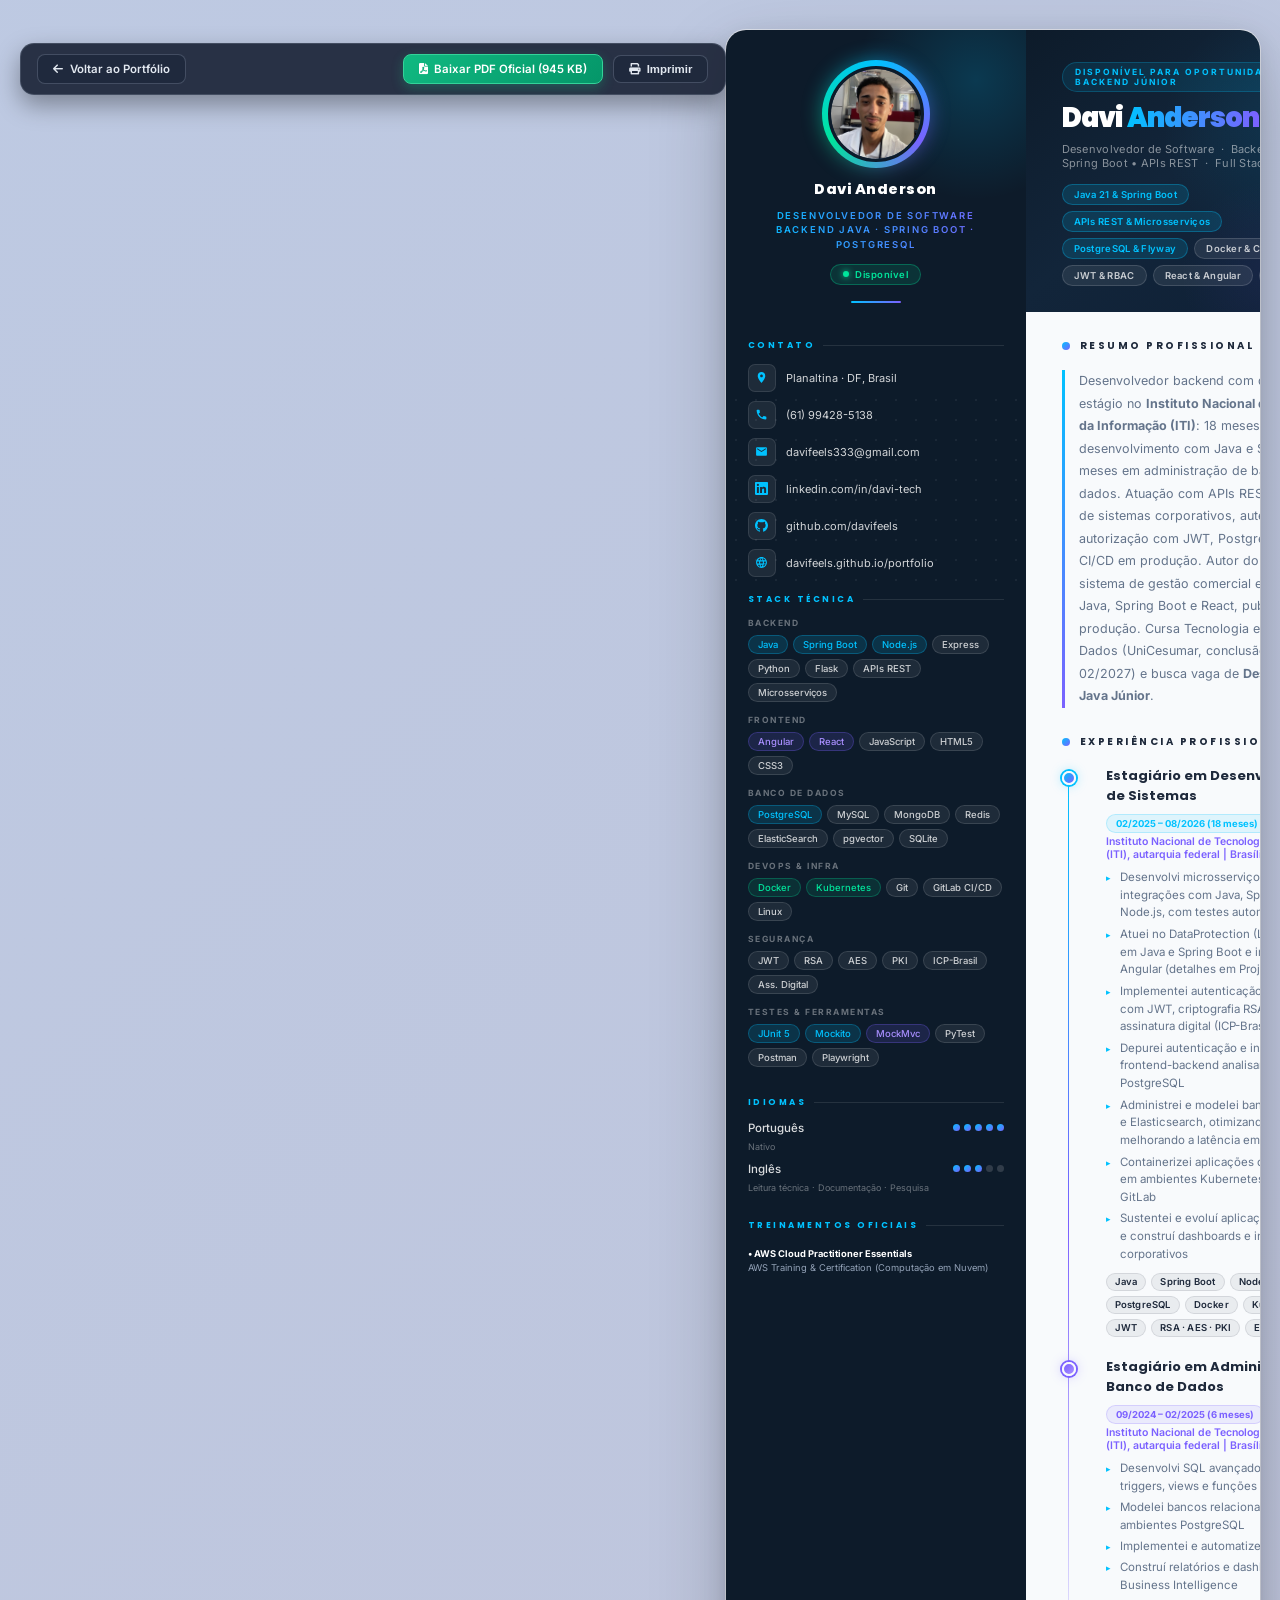
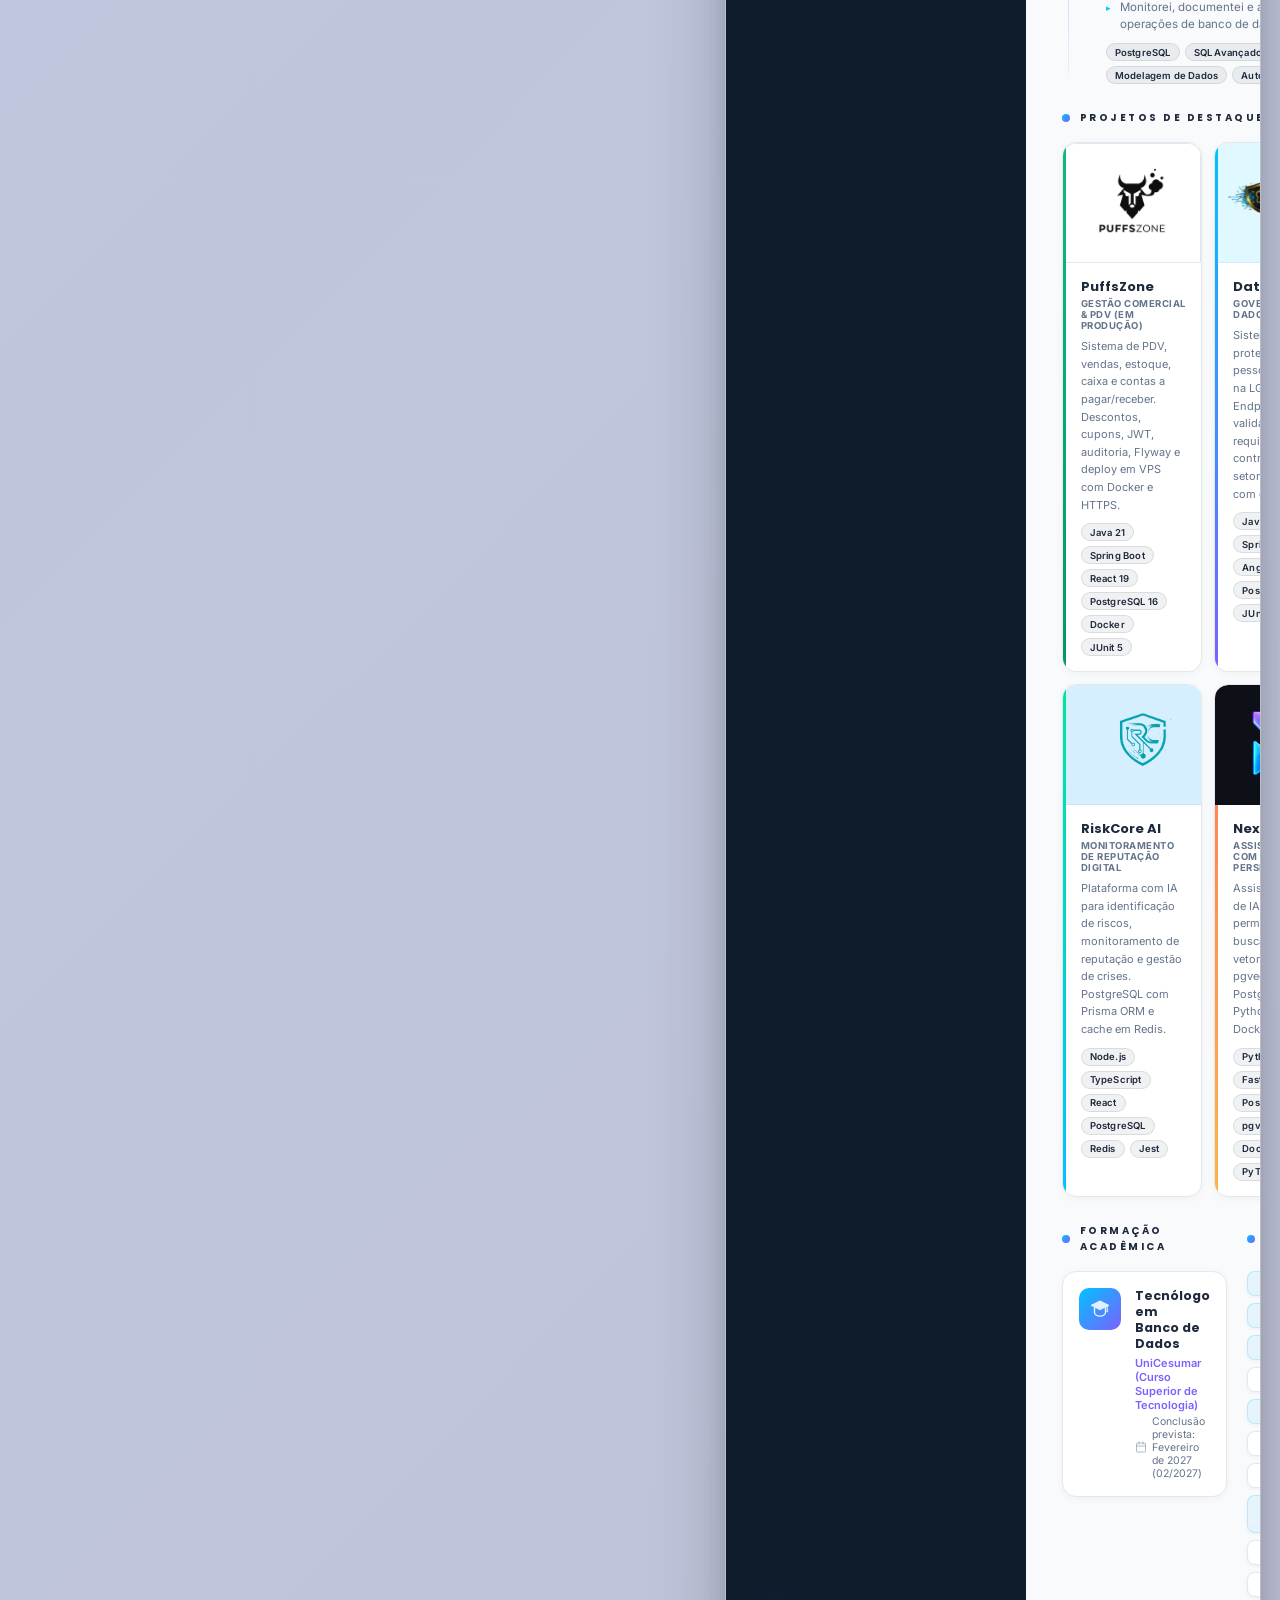
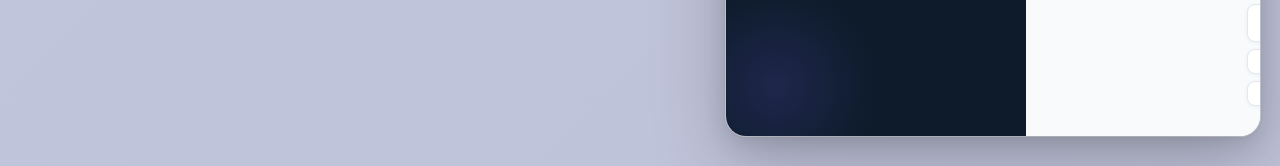
<file: curriculo.html>
<!DOCTYPE html>
<html lang="pt-BR">
<head>
<meta charset="UTF-8">
<meta name="viewport" content="width=device-width, initial-scale=1.0">
<title>Currículo · Davi Anderson Batista Martins da Silva</title>
<link href="https://cdnjs.cloudflare.com/ajax/libs/font-awesome/6.0.0/css/all.min.css" rel="stylesheet">
<style>
@font-face{font-family:'Inter';font-style:normal;font-weight:400;font-display:swap;src:url([data-uri]) format('woff2');}
@font-face{font-family:'Inter';font-style:normal;font-weight:500;font-display:swap;src:url([data-uri]) format('woff2');}
@font-face{font-family:'Inter';font-style:normal;font-weight:600;font-display:swap;src:url([data-uri]) format('woff2');}
@font-face{font-family:'Inter';font-style:normal;font-weight:700;font-display:swap;src:url([data-uri]) format('woff2');}
@font-face{font-family:'Poppins';font-style:normal;font-weight:400;font-display:swap;src:url([data-uri]) format('woff2');}
@font-face{font-family:'Poppins';font-style:normal;font-weight:500;font-display:swap;src:url([data-uri]) format('woff2');}
@font-face{font-family:'Poppins';font-style:normal;font-weight:600;font-display:swap;src:url([data-uri]) format('woff2');}
@font-face{font-family:'Poppins';font-style:normal;font-weight:700;font-display:swap;src:url([data-uri]) format('woff2');}
@font-face{font-family:'Poppins';font-style:normal;font-weight:800;font-display:swap;src:url([data-uri]) format('woff2');}
@font-face{font-family:'Poppins';font-style:normal;font-weight:900;font-display:swap;src:url([data-uri]) format('woff2');}

*{margin:0;padding:0;box-sizing:border-box;}

:root{
  --navy:#0D1B2A;
  --navy-mid:#12253A;
  --navy-light:#1A3450;
  --cyan:#00C2FF;
  --cyan-dim:rgba(0,194,255,0.12);
  --purple:#7B61FF;
  --purple-dim:rgba(123,97,255,0.12);
  --green:#00E59B;
  --orange:#FF7B54;
  --white:#FFFFFF;
  --bg:#F0F4F8;
  --card:#FFFFFF;
  --text:#1E293B;
  --text-muted:#64748B;
  --border:#E2E8F0;
}

html{font-size:13px;}

body{
  font-family:'Inter',sans-serif;
  background:linear-gradient(135deg,#667eea22,#764ba222),#CBD5E1;
  display:flex;
  justify-content:center;
  align-items:flex-start;
  min-height:100vh;
  padding:30px 20px;
}

/* ═══════════════════════════════════════
   WRAPPER
═══════════════════════════════════════ */
.resume{
  display:flex;
  width:960px;
  min-height:1200px;
  background:var(--white);
  border-radius:20px;
  overflow:hidden;
  box-shadow:
    0 2px 4px rgba(0,0,0,.04),
    0 8px 24px rgba(0,0,0,.12),
    0 30px 80px rgba(0,0,0,.2),
    0 0 0 1px rgba(255,255,255,.6);
}

/* ═══════════════════════════════════════
   SIDEBAR
═══════════════════════════════════════ */
.sidebar{
  width:300px;
  min-width:300px;
  background:var(--navy);
  color:#fff;
  display:flex;
  flex-direction:column;
  position:relative;
  overflow:hidden;
}

/* Decorative blobs */
.sidebar::before{
  content:'';
  position:absolute;
  top:-80px;right:-80px;
  width:260px;height:260px;
  background:radial-gradient(circle,rgba(0,194,255,.18) 0%,transparent 65%);
  border-radius:50%;
  pointer-events:none;
}
.sidebar::after{
  content:'';
  position:absolute;
  bottom:-60px;left:-60px;
  width:220px;height:220px;
  background:radial-gradient(circle,rgba(123,97,255,.16) 0%,transparent 65%);
  border-radius:50%;
  pointer-events:none;
}
.sidebar-dots{
  position:absolute;
  top:360px;left:0;right:0;
  height:200px;
  background-image:radial-gradient(circle,rgba(255,255,255,.06) 1px,transparent 1px);
  background-size:20px 20px;
  pointer-events:none;
}

/* ── AVATAR AREA ── */
.avatar-zone{
  display:flex;
  flex-direction:column;
  align-items:center;
  padding:36px 20px 20px;
  position:relative;
  z-index:2;
}

.avatar-glow{
  position:relative;
  margin-bottom:18px;
}
.avatar-glow::before{
  content:'';
  position:absolute;
  inset:-6px;
  border-radius:50%;
  background:conic-gradient(var(--cyan),var(--purple),var(--green),var(--cyan));
  animation:spin 6s linear infinite;
  z-index:0;
}
.avatar-glow::after{
  content:'';
  position:absolute;
  inset:-6px;
  border-radius:50%;
  background:conic-gradient(var(--cyan),var(--purple),var(--green),var(--cyan));
  filter:blur(10px);
  opacity:.5;
  z-index:0;
}
@keyframes spin{to{transform:rotate(360deg);}}

.avatar-circle{
  position:relative;
  z-index:1;
  width:96px;height:96px;
  border-radius:50%;
  background:linear-gradient(135deg,#0D1B2A,#1A3450);
  border:3px solid var(--navy);
  overflow:hidden;
  display:flex;
  align-items:center;
  justify-content:center;
}
.avatar-photo{
  width:100%;height:100%;
  object-fit:cover;
  object-position:center 10%;
  border-radius:50%;
  display:block;
}

.sidebar-name{
  text-align:center;
  margin-bottom:4px;
}
.sidebar-name h1{
  font-family:'Poppins',sans-serif;
  font-size:14.5px;
  font-weight:800;
  color:#fff;
  letter-spacing:.5px;
  line-height:1.25;
  text-align:center;
}
.sidebar-role{
  margin-top:7px;
  font-size:9.5px;
  font-weight:600;
  letter-spacing:1.8px;
  text-transform:uppercase;
  background:linear-gradient(90deg,var(--cyan),var(--purple));
  -webkit-background-clip:text;
  -webkit-text-fill-color:transparent;
  background-clip:text;
  text-align:center;
  line-height:1.5;
}
.status-badge{
  margin-top:12px;
  display:inline-flex;
  align-items:center;
  gap:6px;
  background:rgba(0,229,155,.12);
  border:1px solid rgba(0,229,155,.3);
  border-radius:20px;
  padding:4px 12px;
  font-size:9.5px;
  font-weight:600;
  color:#00E59B;
  letter-spacing:.5px;
}
.status-dot{
  width:6px;height:6px;
  border-radius:50%;
  background:#00E59B;
  box-shadow:0 0 6px #00E59B;
}

.sb-divider{
  width:50px;height:2px;
  background:linear-gradient(90deg,var(--cyan),var(--purple));
  border-radius:2px;
  margin:16px auto;
  position:relative;z-index:2;
}

/* ── SIDEBAR SECTIONS ── */
.sb-section{
  padding:0 22px 16px;
  position:relative;z-index:2;
}

.sb-label{
  font-family:'Poppins',sans-serif;
  font-size:8.5px;
  font-weight:700;
  letter-spacing:2.5px;
  text-transform:uppercase;
  color:var(--cyan);
  margin-bottom:12px;
  display:flex;
  align-items:center;
  gap:8px;
}
.sb-label::after{
  content:'';flex:1;
  height:1px;
  background:rgba(255,255,255,.1);
}

/* ── CONTACT ── */
.contact-list{display:flex;flex-direction:column;gap:9px;}
.contact-row{
  display:flex;align-items:center;gap:10px;
  text-decoration:none;color:inherit;
}
.c-icon{
  width:28px;height:28px;flex-shrink:0;
  border-radius:7px;
  background:rgba(255,255,255,.07);
  border:1px solid rgba(255,255,255,.1);
  display:flex;align-items:center;justify-content:center;
}
.c-icon svg{width:13px;height:13px;fill:var(--cyan);}
.c-text{
  font-size:11px;
  color:rgba(255,255,255,.82);
  line-height:1.3;
  word-break:break-all;
}

/* ── SKILL GROUPS ── */
.sg{margin-bottom:13px;}
.sg-label{
  font-size:8.5px;
  font-weight:700;
  letter-spacing:1.5px;
  text-transform:uppercase;
  color:rgba(255,255,255,.38);
  margin-bottom:7px;
}
.tag-cloud{display:flex;flex-wrap:wrap;gap:5px;}
.tag{
  font-size:9.5px;font-weight:500;
  padding:3px 9px;border-radius:20px;
  white-space:nowrap;
}
.tag-b{background:rgba(0,194,255,.14);border:1px solid rgba(0,194,255,.28);color:var(--cyan);}
.tag-p{background:rgba(123,97,255,.14);border:1px solid rgba(123,97,255,.28);color:#a98fff;}
.tag-g{background:rgba(0,229,155,.1);border:1px solid rgba(0,229,155,.25);color:#00E59B;}
.tag-w{background:rgba(255,255,255,.07);border:1px solid rgba(255,255,255,.12);color:rgba(255,255,255,.78);}

/* ── LANGUAGES ── */
.lang-row{
  display:flex;align-items:center;
  justify-content:space-between;
  margin-bottom:6px;
}
.lang-name{font-size:11.5px;color:rgba(255,255,255,.85);font-weight:500;}
.lang-sub{font-size:9px;color:rgba(255,255,255,.38);margin-top:1px;margin-bottom:10px;}
.dot-row{display:flex;gap:4px;}
.ld{width:7px;height:7px;border-radius:50%;background:rgba(255,255,255,.15);}
.ld.on{background:linear-gradient(135deg,var(--cyan),var(--purple));}

/* ═══════════════════════════════════════
   MAIN CONTENT
═══════════════════════════════════════ */
.main{
  flex:1;
  display:flex;
  flex-direction:column;
  background:#F8FAFC;
}

/* ── HERO HEADER ── */
.hero{
  background:linear-gradient(140deg,#0D1B2A 0%,#12253A 45%,#0e1f35 100%);
  padding:32px 36px 26px;
  position:relative;
  overflow:hidden;
}
.hero::before{
  content:'';
  position:absolute;
  right:-40px;top:-40px;
  width:280px;height:280px;
  background:radial-gradient(circle,rgba(0,194,255,.1) 0%,transparent 65%);
  border-radius:50%;
}
.hero::after{
  content:'';
  position:absolute;
  left:40%;bottom:-60px;
  width:200px;height:200px;
  background:radial-gradient(circle,rgba(123,97,255,.08) 0%,transparent 65%);
  border-radius:50%;
}

.hero-badge{
  display:inline-flex;align-items:center;gap:6px;
  font-size:8.5px;font-weight:700;letter-spacing:2px;
  text-transform:uppercase;
  color:var(--cyan);
  background:rgba(0,194,255,.1);
  border:1px solid rgba(0,194,255,.22);
  border-radius:20px;
  padding:4px 12px;
  margin-bottom:12px;
}
.hero-title{
  font-family:'Poppins',sans-serif;
  font-size:27px;font-weight:900;
  color:#fff;
  letter-spacing:-1px;
  line-height:1.05;
  position:relative;z-index:1;
}
.hero-title .hi{
  background:linear-gradient(90deg,var(--cyan),var(--purple));
  -webkit-background-clip:text;
  -webkit-text-fill-color:transparent;
  background-clip:text;
}
.hero-sub{
  margin-top:10px;
  font-size:11px;color:rgba(255,255,255,.5);
  letter-spacing:.3px;
  position:relative;z-index:1;
}
.hero-chips{
  display:flex;flex-wrap:wrap;gap:6px;
  margin-top:14px;
  position:relative;z-index:1;
}
.hero-chip{
  font-size:9.5px;font-weight:600;
  padding:4px 11px;border-radius:20px;
  background:rgba(255,255,255,.08);
  border:1px solid rgba(255,255,255,.14);
  color:rgba(255,255,255,.75);
  letter-spacing:.3px;
}
.hero-chip.accent{
  background:rgba(0,194,255,.14);
  border-color:rgba(0,194,255,.3);
  color:var(--cyan);
}

/* ── CONTENT BODY ── */
.body{padding:26px 36px 30px;flex:1;}

/* ── SECTION HEADERS ── */
.sh{
  display:flex;align-items:center;gap:10px;
  margin-bottom:16px;
}
.sh-dot{
  width:8px;height:8px;flex-shrink:0;
  border-radius:50%;
  background:linear-gradient(135deg,var(--cyan),var(--purple));
}
.sh-label{
  font-family:'Poppins',sans-serif;
  font-size:10px;font-weight:700;
  letter-spacing:2.5px;text-transform:uppercase;
  color:var(--text);
}
.sh-line{
  flex:1;height:1.5px;
  background:linear-gradient(90deg,#E2E8F0,transparent);
}

/* ── SECTION SPACING ── */
.sec{margin-bottom:26px;}

/* ── PROFILE ── */
.profile-txt{
  font-size:12.5px;line-height:1.8;color:var(--text-muted);
  border-left:3px solid;
  border-image:linear-gradient(180deg,var(--cyan),var(--purple)) 1;
  padding-left:14px;
}

/* ── TIMELINE ── */
.timeline{position:relative;padding-left:22px;}
.timeline::before{
  content:'';
  position:absolute;left:6px;top:10px;bottom:10px;
  width:1.5px;
  background:linear-gradient(180deg,var(--cyan),var(--purple),rgba(123,97,255,.08));
}

.tl-item{position:relative;margin-bottom:20px;padding-left:22px;}
.tl-dot{
  position:absolute;left:-22px;top:5px;
  width:14px;height:14px;border-radius:50%;
  background:linear-gradient(135deg,var(--cyan),var(--purple));
  border:2.5px solid #F8FAFC;
  box-shadow:0 0 0 2px var(--cyan),0 0 12px rgba(0,194,255,.4);
  z-index:1;
}
.tl-dot.alt{
  background:linear-gradient(135deg,var(--purple),#a98fff);
  box-shadow:0 0 0 2px var(--purple),0 0 12px rgba(123,97,255,.4);
}

.exp-top{
  display:flex;align-items:flex-start;
  justify-content:space-between;gap:8px;
  flex-wrap:wrap;margin-bottom:2px;
}
.exp-job{
  font-family:'Poppins',sans-serif;
  font-size:13px;font-weight:700;color:var(--text);
}
.exp-period{
  font-size:9.5px;font-weight:700;
  color:var(--cyan);
  background:rgba(0,194,255,.1);
  border:1px solid rgba(0,194,255,.2);
  padding:3px 9px;border-radius:20px;
  white-space:nowrap;flex-shrink:0;
}
.exp-period.alt{
  color:var(--purple);
  background:rgba(123,97,255,.1);
  border-color:rgba(123,97,255,.2);
}
.exp-co{
  font-size:10.5px;font-weight:600;
  color:var(--purple);margin-bottom:8px;
}

.bullets{list-style:none;padding:0;margin-bottom:9px;}
.bullets li{
  font-size:11.5px;color:var(--text-muted);
  padding-left:14px;position:relative;
  margin-bottom:3.5px;line-height:1.55;
}
.bullets li::before{
  content:'▸';
  position:absolute;left:0;
  color:var(--cyan);font-size:9px;top:2px;
}

/* ── PILLS ── */
.pills{display:flex;flex-wrap:wrap;gap:5px;}
.pill{
  font-size:9.5px;font-weight:600;
  padding:2.5px 8px;border-radius:20px;
  background:rgba(13,27,42,.06);
  border:1px solid rgba(13,27,42,.1);
  color:var(--text);letter-spacing:.2px;
}

/* ── PROJECTS GRID ── */
.proj-grid{
  display:grid;
  grid-template-columns:1fr 1fr;
  gap:12px;
}

.proj-card{
  background:var(--white);
  border-radius:14px;
  padding:15px 15px 15px 18px;
  border:1px solid var(--border);
  position:relative;overflow:hidden;
  box-shadow:0 2px 8px rgba(0,0,0,.04);
  transition:box-shadow .2s;
  display:block;text-decoration:none;color:inherit;
}
.proj-card:hover{box-shadow:0 6px 24px rgba(0,0,0,.1);}

.proj-accent{
  position:absolute;top:0;left:0;
  width:3px;height:100%;
  border-radius:14px 0 0 14px;
}
.pa1{background:linear-gradient(180deg,var(--cyan),var(--purple));}
.pa2{background:linear-gradient(180deg,#10b981,#059669);}
.pa3{background:linear-gradient(180deg,var(--green),var(--cyan));}
.pa4{background:linear-gradient(180deg,var(--orange),#FFB347);}

.proj-logo-wrap{
  margin:-15px -15px 14px -18px;
  height:120px;
  border-radius:13px 13px 0 0;
  border-bottom:1px solid rgba(0,0,0,.05);
  overflow:hidden;
}
.proj-logo-wrap img{
  width:100%;
  height:100%;
  object-fit:cover;
}
.plb1{background:rgba(0,194,255,.12);}
.plb1 img{mix-blend-mode:multiply; object-position:12% center;}
.plb2{background:#ffffff; border:1px solid #e2e8f0;}
.plb2 img{object-position:center center;}
.plb3{background:#D6EFFF;}
.plb3 img{
  mix-blend-mode:multiply;
  object-position:22% center;
  filter:contrast(3) saturate(9) brightness(0.68);
}
.plb4{background:#0d1117; position:relative;}
.plb4 img{
  width:100%;height:100%;
  object-fit:contain;
  padding:16px;
  box-sizing:border-box;
}
.pi1{background:rgba(0,194,255,.12);}
.pi2{background:rgba(123,97,255,.12);}
.pi3{background:rgba(0,229,155,.12);}
.pi4{background:rgba(255,123,84,.12);}

.proj-name{
  font-family:'Poppins',sans-serif;
  font-size:13px;font-weight:700;color:var(--text);
  margin-bottom:1px;
}
.proj-sub{
  font-size:9.5px;font-weight:700;letter-spacing:.5px;
  text-transform:uppercase;color:var(--text-muted);
  margin-bottom:7px;
}
.proj-desc{
  font-size:11px;color:var(--text-muted);
  line-height:1.6;margin-bottom:9px;
}

/* ── EDU + AREAS ROW ── */
.bottom-row{
  display:grid;
  grid-template-columns:1fr 1fr;
  gap:20px;
  margin-bottom:0;
}

.edu-card{
  background:var(--white);
  border-radius:14px;
  padding:16px;
  border:1px solid var(--border);
  display:flex;gap:14px;align-items:flex-start;
  box-shadow:0 2px 8px rgba(0,0,0,.04);
}
.edu-icon{
  width:42px;height:42px;border-radius:10px;
  background:linear-gradient(135deg,var(--cyan),var(--purple));
  display:flex;align-items:center;justify-content:center;
  flex-shrink:0;
}
.edu-icon svg{width:22px;height:22px;}
.edu-degree{
  font-family:'Poppins',sans-serif;
  font-size:12.5px;font-weight:700;color:var(--text);
  line-height:1.3;
}
.edu-inst{font-size:11px;color:var(--purple);font-weight:600;margin-top:3px;}
.edu-period-txt{
  font-size:10.5px;color:var(--text-muted);margin-top:3px;
  display:flex;align-items:center;gap:5px;
}
.edu-period-txt svg{width:12px;height:12px;flex-shrink:0;}

.areas-wrap{display:flex;flex-wrap:wrap;gap:7px;}
.area-tag{
  font-size:10.5px;font-weight:600;
  padding:5px 12px;border-radius:8px;
  background:var(--white);
  border:1.5px solid var(--border);
  color:var(--text);letter-spacing:.3px;
  box-shadow:0 1px 4px rgba(0,0,0,.05);
}
.area-tag.hi{
  background:linear-gradient(135deg,rgba(0,194,255,.08),rgba(123,97,255,.08));
  border-color:rgba(0,194,255,.2);
  color:var(--text);
}

/* ═══════════════════════════════════════
   PRINT
═══════════════════════════════════════ */
@media print{
  body{
    display:block !important;
    background:white !important;
    padding:0 !important;
    margin:0 !important;
    width:794px;
    height:1123px;
    overflow:hidden;
  }
  .resume{
    border-radius:0;
    box-shadow:none;
    width:960px;
    min-height:unset;
    max-height:unset;
    overflow:visible;
    margin:0 !important;
    transform:scale(0.827);
    transform-origin:top left;
  }
  .avatar-glow::before,.avatar-glow::after{animation:none;}
  *{-webkit-print-color-adjust:exact;print-color-adjust:exact;}
  .hero-title{line-height:1.25 !important;}

  /* compactação vertical — só no PDF, a tela continua como está */
  .avatar-zone{padding:7px 20px 4px;}
  .avatar-glow{margin-bottom:5px;}
  .sb-divider{margin:5px auto;}
  .sb-section{padding:0 22px 4px;}
  .sb-label{margin-bottom:3px;}
  .sg{margin-bottom:3px;}
  .sg-label{margin-bottom:2px;}
  .hero{padding:8px 36px 5px;}
  .hero-badge{margin-bottom:3px;}
  .hero-sub{margin-top:2px;}
  .hero-chips{margin-top:3px;}
  .body{padding:6px 36px 4px;}
  .sh{margin-bottom:2px;}
  .sec{margin-bottom:3px;}
  .tl-item{margin-bottom:1px;}
  .bullets{margin-bottom:1px;}
  .bullets li{margin-bottom:0;line-height:1.18;}

  /* logo do projeto: ícone quadrado ao lado do nome, em vez de faixa larga
     (as imagens são quase-quadradas — numa faixa larga ficam minúsculas ou cortadas) */
  .proj-logo-wrap{
    float:left;
    width:40px;height:40px;
    margin:0 8px 4px 0 !important;
    border-radius:8px;
  }
  .proj-logo-wrap img{
    width:100%;height:100%;
    object-fit:contain !important;
    object-position:50% center !important;
    transform:none !important;
    padding:3px;
    box-sizing:border-box;
  }
  .proj-name{padding-top:1px;}
  .proj-desc{clear:both;margin-top:2px;line-height:1.28;margin-bottom:2px;}

  .proj-card{padding:5px 5px 5px 8px;}
  .proj-sub{margin-bottom:1px;}
  .proj-grid{gap:4px;}
  .bottom-row{gap:5px;}
  .edu-card{padding:5px;}
  .tag-cloud{gap:3px;}
  .tag{padding:2px 8px;}
  .pills .pill{padding:2px 7px;}
  .areas-wrap{gap:4px;}
  .area-tag{padding:2.5px 8px;}
}

@page{
  size:A4;
  margin:0;
}

/* TOP NAVIGATION BAR */
.top-bar-nav {
  width: 100%;
  max-width: 1000px;
  margin: 1rem auto 1.25rem auto;
  display: flex;
  justify-content: space-between;
  align-items: center;
  padding: 0.75rem 1.25rem;
  background: rgba(15, 23, 42, 0.85);
  backdrop-filter: blur(12px);
  border: 1px solid rgba(148, 163, 184, 0.25);
  border-radius: 14px;
  box-shadow: 0 10px 25px rgba(0, 0, 0, 0.35);
}

.top-nav-btn {
  display: inline-flex;
  align-items: center;
  gap: 0.5rem;
  padding: 0.55rem 1.15rem;
  border-radius: 8px;
  font-size: 0.88rem;
  font-weight: 600;
  text-decoration: none;
  cursor: pointer;
  border: 1px solid rgba(148, 163, 184, 0.3);
  background: rgba(30, 41, 59, 0.8);
  color: #e2e8f0;
  transition: all 0.2s ease;
}

.top-nav-btn:hover {
  background: rgba(51, 65, 85, 0.95);
  color: #ffffff;
  border-color: #38bdf8;
  transform: translateY(-1px);
}

.top-nav-btn.primary {
  background: linear-gradient(135deg, #10b981 0%, #059669 100%);
  border-color: #34d399;
  color: #ffffff;
  box-shadow: 0 4px 12px rgba(16, 185, 129, 0.3);
}

.top-nav-btn.primary:hover {
  background: linear-gradient(135deg, #059669 0%, #047857 100%);
  box-shadow: 0 6px 18px rgba(16, 185, 129, 0.45);
}

@media print {
  .no-print, .top-bar-nav {
    display: none !important;
  }
}
</style>
</head>
<body>

<div class="top-bar-nav no-print">
  <a href="index.html" class="top-nav-btn">
    <i class="fas fa-arrow-left"></i> Voltar ao Portfólio
  </a>
  <div style="display:flex; gap:10px; align-items:center;">
    <a href="assets/curriculo-davi.pdf" download class="top-nav-btn primary">
      <i class="fas fa-file-pdf"></i> Baixar PDF Oficial (945 KB)
    </a>
    <button onclick="window.print()" class="top-nav-btn">
      <i class="fas fa-print"></i> Imprimir
    </button>
  </div>
</div>

<div class="resume">

  <!-- ══════════ SIDEBAR ══════════ -->
  <aside class="sidebar">
    <div class="sidebar-dots"></div>

    <!-- AVATAR -->
    <div class="avatar-zone">
      <div class="avatar-glow">
        <div class="avatar-circle">
          <img class="avatar-photo" src="assets/logo.davi.jpg" alt="Davi Anderson">
        </div>
      </div>

      <div class="sidebar-name">
        <h1>Davi Anderson</h1>
      </div>
      <div class="sidebar-role">Desenvolvedor de Software<br>Backend Java · Spring Boot · PostgreSQL</div>
      <div class="status-badge">
        <div class="status-dot"></div>
        Disponível
      </div>
      <div class="sb-divider"></div>
    </div>

    <!-- CONTACT -->
    <div class="sb-section">
      <div class="sb-label">Contato</div>
      <div class="contact-list">

        <div class="contact-row">
          <div class="c-icon">
            <svg viewBox="0 0 24 24"><path d="M12 2C8.13 2 5 5.13 5 9c0 5.25 7 13 7 13s7-7.75 7-13c0-3.87-3.13-7-7-7zm0 9.5c-1.38 0-2.5-1.12-2.5-2.5s1.12-2.5 2.5-2.5 2.5 1.12 2.5 2.5-1.12 2.5-2.5 2.5z"/></svg>
          </div>
          <div class="c-text">Planaltina · DF, Brasil</div>
        </div>

        <a class="contact-row" href="tel:+5561994285138">
          <div class="c-icon">
            <svg viewBox="0 0 24 24"><path d="M6.62 10.79c1.44 2.83 3.76 5.14 6.59 6.59l2.2-2.2c.27-.27.67-.36 1.02-.24 1.12.37 2.33.57 3.57.57.55 0 1 .45 1 1V20c0 .55-.45 1-1 1-9.39 0-17-7.61-17-17 0-.55.45-1 1-1h3.5c.55 0 1 .45 1 1 0 1.25.2 2.45.57 3.57.11.35.03.74-.25 1.02l-2.2 2.2z"/></svg>
          </div>
          <div class="c-text">(61) 99428-5138</div>
        </a>

        <a class="contact-row" href="mailto:davifeels333@gmail.com">
          <div class="c-icon">
            <svg viewBox="0 0 24 24"><path d="M20 4H4c-1.1 0-1.99.9-1.99 2L2 18c0 1.1.9 2 2 2h16c1.1 0 2-.9 2-2V6c0-1.1-.9-2-2-2zm0 4l-8 5-8-5V6l8 5 8-5v2z"/></svg>
          </div>
          <div class="c-text">davifeels333@gmail.com</div>
        </a>

        <a class="contact-row" href="https://linkedin.com/in/davi-tech" target="_blank" rel="noopener">
          <div class="c-icon">
            <svg viewBox="0 0 24 24"><path d="M20.447 20.452h-3.554v-5.569c0-1.328-.027-3.037-1.852-3.037-1.853 0-2.136 1.445-2.136 2.939v5.667H9.351V9h3.414v1.561h.046c.477-.9 1.637-1.85 3.37-1.85 3.601 0 4.267 2.37 4.267 5.455v6.286zM5.337 7.433a2.062 2.062 0 01-2.063-2.065 2.064 2.064 0 112.063 2.065zm1.782 13.019H3.555V9h3.564v11.452zM22.225 0H1.771C.792 0 0 .774 0 1.729v20.542C0 23.227.792 24 1.771 24h20.451C23.2 24 24 23.227 24 22.271V1.729C24 .774 23.2 0 22.222 0h.003z"/></svg>
          </div>
          <div class="c-text">linkedin.com/in/davi-tech</div>
        </a>

        <a class="contact-row" href="https://github.com/davifeels" target="_blank" rel="noopener">
          <div class="c-icon">
            <svg viewBox="0 0 24 24"><path d="M12 0c-6.626 0-12 5.373-12 12 0 5.302 3.438 9.8 8.207 11.387.599.111.793-.261.793-.577v-2.234c-3.338.726-4.033-1.416-4.033-1.416-.546-1.387-1.333-1.756-1.333-1.756-1.089-.745.083-.729.083-.729 1.205.084 1.839 1.237 1.839 1.237 1.07 1.834 2.807 1.304 3.492.997.107-.775.418-1.305.762-1.604-2.665-.305-5.467-1.334-5.467-5.931 0-1.311.469-2.381 1.236-3.221-.124-.303-.535-1.524.117-3.176 0 0 1.008-.322 3.301 1.23A11.509 11.509 0 0112 5.803c1.02.005 2.047.138 3.006.404 2.291-1.552 3.297-1.23 3.297-1.23.653 1.653.242 2.874.118 3.176.77.84 1.235 1.911 1.235 3.221 0 4.609-2.807 5.624-5.479 5.921.43.372.823 1.102.823 2.222v3.293c0 .319.192.694.801.576C20.566 21.797 24 17.3 24 12c0-6.627-5.373-12-12-12z"/></svg>
          </div>
          <div class="c-text">github.com/davifeels</div>
        </a>

        <a class="contact-row" href="https://davifeels.github.io/portfolio/" target="_blank" rel="noopener">
          <div class="c-icon">
            <svg viewBox="0 0 24 24"><path d="M12 2C6.48 2 2 6.48 2 12s4.48 10 10 10 10-4.48 10-10S17.52 2 12 2zm6.93 6H15.6c-.38-1.53-.93-3-1.66-4.35 2.29.8 4.19 2.4 5.34 4.35zM12 4.04c.83 1.2 1.48 2.53 1.91 3.96h-3.82c.43-1.43 1.08-2.76 1.91-3.96zM4.26 14C4.1 13.36 4 12.69 4 12s.1-1.36.26-2h3.38c-.08.66-.14 1.32-.14 2s.06 1.34.14 2H4.26zm.82 2h3.33c.38 1.53.93 3 1.66 4.35A9.98 9.98 0 015.08 16zm3.33-8H5.08a9.98 9.98 0 015.34-4.35C9.69 5 9.14 6.47 8.76 8H5.08zM12 19.96c-.83-1.2-1.48-2.53-1.91-3.96h3.82c-.43 1.43-1.08 2.76-1.91 3.96zM14.34 14H9.66c-.09-.66-.16-1.32-.16-2s.07-1.35.16-2h4.68c.09.65.16 1.32.16 2s-.07 1.34-.16 2zm.25 5.35c.73-1.35 1.28-2.82 1.66-4.35h3.33a10.02 10.02 0 01-4.99 4.35zM16.36 14c.08-.66.14-1.32.14-2s-.06-1.34-.14-2h3.38c.16.64.26 1.31.26 2s-.1 1.36-.26 2h-3.38z"/></svg>
          </div>
          <div class="c-text">davifeels.github.io/portfolio</div>
        </a>

      </div>
    </div>

    <!-- SKILLS -->
    <div class="sb-section">
      <div class="sb-label">Stack Técnica</div>

      <div class="sg">
        <div class="sg-label">Backend</div>
        <div class="tag-cloud">
          <span class="tag tag-b">Java</span>
          <span class="tag tag-b">Spring Boot</span>
          <span class="tag tag-b">Node.js</span>
          <span class="tag tag-w">Express</span>
          <span class="tag tag-w">Python</span>
          <span class="tag tag-w">Flask</span>
          <span class="tag tag-w">APIs REST</span>
          <span class="tag tag-w">Microsserviços</span>
        </div>
      </div>

      <div class="sg">
        <div class="sg-label">Frontend</div>
        <div class="tag-cloud">
          <span class="tag tag-p">Angular</span>
          <span class="tag tag-p">React</span>
          <span class="tag tag-w">JavaScript</span>
          <span class="tag tag-w">HTML5</span>
          <span class="tag tag-w">CSS3</span>
        </div>
      </div>

      <div class="sg">
        <div class="sg-label">Banco de Dados</div>
        <div class="tag-cloud">
          <span class="tag tag-b">PostgreSQL</span>
          <span class="tag tag-w">MySQL</span>
          <span class="tag tag-w">MongoDB</span>
          <span class="tag tag-w">Redis</span>
          <span class="tag tag-w">ElasticSearch</span>
          <span class="tag tag-w">pgvector</span>
          <span class="tag tag-w">SQLite</span>
        </div>
      </div>

      <div class="sg">
        <div class="sg-label">DevOps &amp; Infra</div>
        <div class="tag-cloud">
          <span class="tag tag-g">Docker</span>
          <span class="tag tag-g">Kubernetes</span>
          <span class="tag tag-w">Git</span>
          <span class="tag tag-w">GitLab CI/CD</span>
          <span class="tag tag-w">Linux</span>
        </div>
      </div>

      <div class="sg">
        <div class="sg-label">Segurança</div>
        <div class="tag-cloud">
          <span class="tag tag-w">JWT</span>
          <span class="tag tag-w">RSA</span>
          <span class="tag tag-w">AES</span>
          <span class="tag tag-w">PKI</span>
          <span class="tag tag-w">ICP-Brasil</span>
          <span class="tag tag-w">Ass. Digital</span>
        </div>
      </div>

      <div class="sg">
        <div class="sg-label">Testes &amp; Ferramentas</div>
        <div class="tag-cloud">
          <span class="tag tag-b">JUnit 5</span>
          <span class="tag tag-b">Mockito</span>
          <span class="tag tag-p">MockMvc</span>
          <span class="tag tag-w">PyTest</span>
          <span class="tag tag-w">Postman</span>
          <span class="tag tag-w">Playwright</span>
        </div>
      </div>
    </div>

    <!-- LANGUAGES -->
    <div class="sb-section">
      <div class="sb-label">Idiomas</div>

      <div class="lang-row">
        <span class="lang-name">Português</span>
        <div class="dot-row">
          <div class="ld on"></div>
          <div class="ld on"></div>
          <div class="ld on"></div>
          <div class="ld on"></div>
          <div class="ld on"></div>
        </div>
      </div>
      <div class="lang-sub">Nativo</div>

      <div class="lang-row">
        <span class="lang-name">Inglês</span>
        <div class="dot-row">
          <div class="ld on"></div>
          <div class="ld on"></div>
          <div class="ld on"></div>
          <div class="ld"></div>
          <div class="ld"></div>
        </div>
      </div>
      <div class="lang-sub">Leitura técnica · Documentação · Pesquisa</div>
    </div>

    <!-- CURSOS COMPLEMENTARES -->
    <div class="sb-section">
      <div class="sb-label">Treinamentos Oficiais</div>
      <div style="font-size:0.72rem; color:#cbd5e1; line-height:1.45; display:flex; flex-direction:column; gap:0.55rem; padding-top:0.25rem;">
        <div><strong style="color:#ffffff;">• AWS Cloud Practitioner Essentials</strong><br><span style="color:#94a3b8;">AWS Training &amp; Certification (Computação em Nuvem)</span></div>
      </div>
    </div>

  </aside><!-- /sidebar -->


  <!-- ══════════ MAIN ══════════ -->
  <div class="main">

    <!-- HERO -->
    <div class="hero">
      <div class="hero-badge">Disponível para Oportunidades · Java Backend Júnior</div>
      <div class="hero-title">
        Davi <span class="hi">Anderson</span>
      </div>
      <div class="hero-sub">
        Desenvolvedor de Software &nbsp;·&nbsp; Backend Java • Spring Boot • APIs REST &nbsp;·&nbsp; Full Stack • PostgreSQL
      </div>
      <div class="hero-chips">
        <span class="hero-chip accent">Java 21 &amp; Spring Boot</span>
        <span class="hero-chip accent">APIs REST &amp; Microsserviços</span>
        <span class="hero-chip accent">PostgreSQL &amp; Flyway</span>
        <span class="hero-chip">Docker &amp; CI/CD</span>
        <span class="hero-chip">JWT &amp; RBAC</span>
        <span class="hero-chip">React &amp; Angular</span>
        <span class="hero-chip">AWS &amp; Linux</span>
      </div>
    </div>

    <!-- BODY -->
    <div class="body">

      <!-- PERFIL -->
      <div class="sec">
        <div class="sh">
          <div class="sh-dot"></div>
          <div class="sh-label">Resumo Profissional</div>
          <div class="sh-line"></div>
        </div>
        <p class="profile-txt">
          Desenvolvedor backend com dois anos de estágio no <strong>Instituto Nacional de Tecnologia da Informação (ITI)</strong>: 18 meses em desenvolvimento com Java e Spring Boot e 6 meses em administração de bancos de dados. Atuação com APIs REST, integração de sistemas corporativos, autenticação e autorização com JWT, PostgreSQL, Docker e CI/CD em produção. Autor do <strong>PuffsZone</strong>, sistema de gestão comercial e PDV com Java, Spring Boot e React, publicado em produção. Cursa Tecnologia em Banco de Dados (UniCesumar, conclusão prevista em 02/2027) e busca vaga de <strong>Desenvolvedor Java Júnior</strong>.
        </p>
      </div>

      <!-- EXPERIÊNCIA -->
      <div class="sec">
        <div class="sh">
          <div class="sh-dot"></div>
          <div class="sh-label">Experiência Profissional</div>
          <div class="sh-line"></div>
        </div>

        <div class="timeline">

          <!-- Job 1 -->
          <div class="tl-item">
            <div class="tl-dot"></div>
            <div class="exp-top">
              <div class="exp-job">Estagiário em Desenvolvimento de Sistemas</div>
              <div class="exp-period">02/2025 – 08/2026 (18 meses)</div>
            </div>
            <div class="exp-co">Instituto Nacional de Tecnologia da Informação (ITI), autarquia federal | Brasília, DF</div>
            <ul class="bullets">
              <li>Desenvolvi microsserviços, APIs REST e integrações com Java, Spring Boot e Node.js, com testes automatizados</li>
              <li>Atuei no DataProtection (LGPD): backend em Java e Spring Boot e interface em Angular (detalhes em Projetos)</li>
              <li>Implementei autenticação e autorização com JWT, criptografia RSA e AES e assinatura digital (ICP-Brasil, PKI)</li>
              <li>Depurei autenticação e integração frontend-backend analisando consultas no PostgreSQL</li>
              <li>Administrei e modelei bancos PostgreSQL e Elasticsearch, otimizando consultas e melhorando a latência em 40%</li>
              <li>Containerizei aplicações com Docker, atuei em ambientes Kubernetes e usei CI/CD no GitLab</li>
              <li>Sustentei e evoluí aplicações em produção e construí dashboards e indicadores corporativos</li>
            </ul>
            <div class="pills">
              <span class="pill">Java</span>
              <span class="pill">Spring Boot</span>
              <span class="pill">Node.js</span>
              <span class="pill">Angular</span>
              <span class="pill">PostgreSQL</span>
              <span class="pill">Docker</span>
              <span class="pill">Kubernetes</span>
              <span class="pill">JWT</span>
              <span class="pill">RSA · AES · PKI</span>
              <span class="pill">Elasticsearch</span>
            </div>
          </div>

          <!-- Job 2 -->
          <div class="tl-item">
            <div class="tl-dot alt"></div>
            <div class="exp-top">
              <div class="exp-job">Estagiário em Administração de Banco de Dados</div>
              <div class="exp-period alt">09/2024 – 02/2025 (6 meses)</div>
            </div>
            <div class="exp-co">Instituto Nacional de Tecnologia da Informação (ITI), autarquia federal | Brasília, DF</div>
            <ul class="bullets">
              <li>Desenvolvi SQL avançado: procedures, triggers, views e funções complexas</li>
              <li>Modelei bancos relacionais e administrei ambientes PostgreSQL</li>
              <li>Implementei e automatizei processos ETL</li>
              <li>Construí relatórios e dashboards de Business Intelligence</li>
              <li>Monitorei, documentei e automatizei operações de banco de dados</li>
            </ul>
            <div class="pills">
              <span class="pill">PostgreSQL</span>
              <span class="pill">SQL Avançado</span>
              <span class="pill">ETL</span>
              <span class="pill">BI</span>
              <span class="pill">Modelagem de Dados</span>
              <span class="pill">Automação</span>
            </div>
          </div>

        </div>
      </div>

      <!-- PROJETOS -->
      <div class="sec">
        <div class="sh">
          <div class="sh-dot"></div>
          <div class="sh-label">Projetos de Destaque</div>
          <div class="sh-line"></div>
        </div>

        <div class="proj-grid">

          <a class="proj-card" href="https://puffszone.tech" target="_blank" rel="noopener">
            <div class="proj-accent pa2"></div>
            <div class="proj-logo-wrap plb2">
              <img src="assets/puffszone.png" alt="PuffsZone">
            </div>
            <div class="proj-name">PuffsZone</div>
            <div class="proj-sub">Gestão Comercial &amp; PDV (Em Produção)</div>
            <div class="proj-desc">Sistema de PDV, vendas, estoque, caixa e contas a pagar/receber. Descontos, cupons, JWT, auditoria, Flyway e deploy em VPS com Docker e HTTPS.</div>
            <div class="pills">
              <span class="pill">Java 21</span>
              <span class="pill">Spring Boot</span>
              <span class="pill">React 19</span>
              <span class="pill">PostgreSQL 16</span>
              <span class="pill">Docker</span>
              <span class="pill">JUnit 5</span>
            </div>
          </a>

          <a class="proj-card" href="https://davifeels.github.io/portfolio/#projects" target="_blank" rel="noopener">
            <div class="proj-accent pa1"></div>
            <div class="proj-logo-wrap plb1">
              <img src="assets/datapretection.png" alt="DataProtection">
            </div>
            <div class="proj-name">DataProtection</div>
            <div class="proj-sub">Governança de Dados &amp; LGPD (ITI)</div>
            <div class="proj-desc">Sistema de proteção de dados pessoais com foco na LGPD. Endpoints REST, validação de requisições, controle RBAC por setor e auditoria com exportação.</div>
            <div class="pills">
              <span class="pill">Java</span>
              <span class="pill">Spring Boot</span>
              <span class="pill">Angular</span>
              <span class="pill">PostgreSQL</span>
              <span class="pill">JUnit 5</span>
              <span class="pill">RBAC</span>
            </div>
          </a>

          <a class="proj-card" href="https://github.com/davifeels/riskcore-ai-frontend" target="_blank" rel="noopener">
            <div class="proj-accent pa3"></div>
            <div class="proj-logo-wrap plb3">
              <img src="assets/logorisk.png" alt="RiskCore AI">
            </div>
            <div class="proj-name">RiskCore AI</div>
            <div class="proj-sub">Monitoramento de Reputação Digital</div>
            <div class="proj-desc">Plataforma com IA para identificação de riscos, monitoramento de reputação e gestão de crises. PostgreSQL com Prisma ORM e cache em Redis.</div>
            <div class="pills">
              <span class="pill">Node.js</span>
              <span class="pill">TypeScript</span>
              <span class="pill">React</span>
              <span class="pill">PostgreSQL</span>
              <span class="pill">Redis</span>
              <span class="pill">Jest</span>
            </div>
          </a>

          <a class="proj-card" href="https://github.com/davifeels/nexus-ai-core" target="_blank" rel="noopener">
            <div class="proj-accent pa4"></div>
            <div class="proj-logo-wrap plb4">
              <img src="assets/logonexus.png" alt="Nexus AI OS">
            </div>
            <div class="proj-name">Nexus AI OS</div>
            <div class="proj-sub">Assistente de IA com Memória Persistente</div>
            <div class="proj-desc">Assistente pessoal de IA com memória permanente e busca semântica vetorial com pgvector sobre PostgreSQL, API em Python/FastAPI e Docker.</div>
            <div class="pills">
              <span class="pill">Python</span>
              <span class="pill">FastAPI</span>
              <span class="pill">PostgreSQL</span>
              <span class="pill">pgvector</span>
              <span class="pill">Docker</span>
              <span class="pill">PyTest</span>
            </div>
          </a>

        </div>
      </div>

      <!-- FORMAÇÃO + ÁREAS -->
      <div class="bottom-row">

        <!-- FORMAÇÃO -->
        <div class="sec" style="margin-bottom:0">
          <div class="sh">
            <div class="sh-dot"></div>
            <div class="sh-label">Formação Acadêmica</div>
            <div class="sh-line"></div>
          </div>
          <div class="edu-card">
            <div class="edu-icon">
              <svg viewBox="0 0 24 24" fill="none" xmlns="http://www.w3.org/2000/svg">
                <path d="M12 3L2 8l10 5 10-5-10-5z" fill="rgba(255,255,255,.85)" stroke="rgba(255,255,255,.5)" stroke-width="1"/>
                <path d="M6 10.6v5c0 2.3 2.7 4.2 6 4.2s6-1.9 6-4.2v-5" stroke="rgba(255,255,255,.9)" stroke-width="1.5" stroke-linecap="round"/>
                <line x1="20" y1="8" x2="20" y2="14" stroke="rgba(255,255,255,.7)" stroke-width="1.5" stroke-linecap="round"/>
                <circle cx="20" cy="14.5" r="1" fill="rgba(255,255,255,.7)"/>
              </svg>
            </div>
            <div>
              <div class="edu-degree">Tecnólogo em<br>Banco de Dados</div>
              <div class="edu-inst">UniCesumar (Curso Superior de Tecnologia)</div>
              <div class="edu-period-txt">
                <svg viewBox="0 0 24 24" fill="none"><rect x="3" y="4" width="18" height="18" rx="2" stroke="#94A3B8" stroke-width="1.5"/><path d="M16 2v4M8 2v4M3 10h18" stroke="#94A3B8" stroke-width="1.5" stroke-linecap="round"/></svg>
                Conclusão prevista: Fevereiro de 2027 (02/2027)
              </div>
            </div>
          </div>
        </div>

        <!-- ÁREAS -->
        <div class="sec" style="margin-bottom:0">
          <div class="sh">
            <div class="sh-dot"></div>
            <div class="sh-label">Áreas de Atuação</div>
            <div class="sh-line"></div>
          </div>
          <div class="areas-wrap">
            <span class="area-tag hi">Backend Java</span>
            <span class="area-tag hi">Spring Boot</span>
            <span class="area-tag hi">APIs REST</span>
            <span class="area-tag">Microsserviços</span>
            <span class="area-tag hi">PostgreSQL</span>
            <span class="area-tag">Flyway</span>
            <span class="area-tag">Docker</span>
            <span class="area-tag hi">Segurança &amp; JWT</span>
            <span class="area-tag">RBAC</span>
            <span class="area-tag">Full Stack</span>
            <span class="area-tag">React &amp; Angular</span>
            <span class="area-tag">IA &amp; pgvector</span>
            <span class="area-tag">Integração</span>
          </div>
        </div>

      </div>

    </div><!-- /body -->
  </div><!-- /main -->

</div><!-- /resume -->
</body>
</html>
</file>
